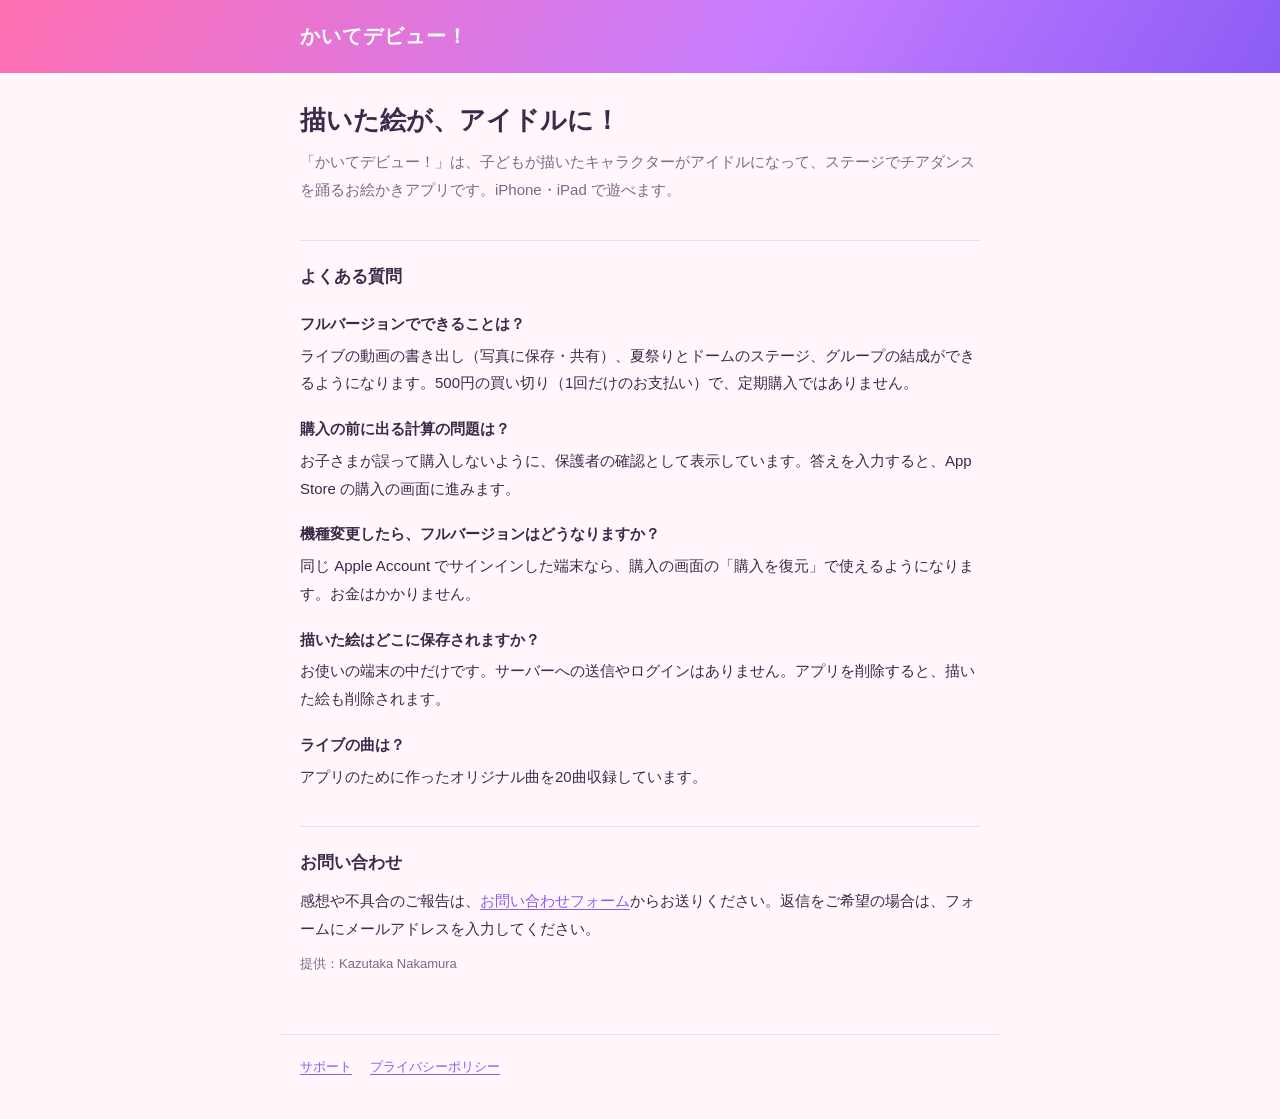
<file: index.html>
<!doctype html>
<html lang="ja">
  <head>
    <meta charset="utf-8" />
    <meta name="viewport" content="width=device-width, initial-scale=1" />
    <title>かいてデビュー！ | サポート</title>
    <link rel="stylesheet" href="style.css" />
  </head>
  <body>
    <header><a href="./">かいてデビュー！</a></header>
    <main>
      <h1>描いた絵が、アイドルに！</h1>
      <p class="lead">「かいてデビュー！」は、子どもが描いたキャラクターがアイドルになって、ステージでチアダンスを踊るお絵かきアプリです。iPhone・iPad で遊べます。</p>

      <h2>よくある質問</h2>
      <h3>フルバージョンでできることは？</h3>
      <p>ライブの動画の書き出し（写真に保存・共有）、夏祭りとドームのステージ、グループの結成ができるようになります。500円の買い切り（1回だけのお支払い）で、定期購入ではありません。</p>
      <h3>購入の前に出る計算の問題は？</h3>
      <p>お子さまが誤って購入しないように、保護者の確認として表示しています。答えを入力すると、App Store の購入の画面に進みます。</p>
      <h3>機種変更したら、フルバージョンはどうなりますか？</h3>
      <p>同じ Apple Account でサインインした端末なら、購入の画面の「購入を復元」で使えるようになります。お金はかかりません。</p>
      <h3>描いた絵はどこに保存されますか？</h3>
      <p>お使いの端末の中だけです。サーバーへの送信やログインはありません。アプリを削除すると、描いた絵も削除されます。</p>
      <h3>ライブの曲は？</h3>
      <p>アプリのために作ったオリジナル曲を20曲収録しています。</p>

      <h2>お問い合わせ</h2>
      <p>感想や不具合のご報告は、<a href="https://docs.google.com/forms/d/e/1FAIpQLSdqi0RiWfuoD4aoCTBNDvTkIVnTLsYcNZWlxsVT3sylMKpFwg/viewform">お問い合わせフォーム</a>からお送りください。返信をご希望の場合は、フォームにメールアドレスを入力してください。</p>

      <p class="note">提供：Kazutaka Nakamura</p>
    </main>
    <footer><a href="./">サポート</a><a href="privacy/">プライバシーポリシー</a></footer>
  </body>
</html>
</file>
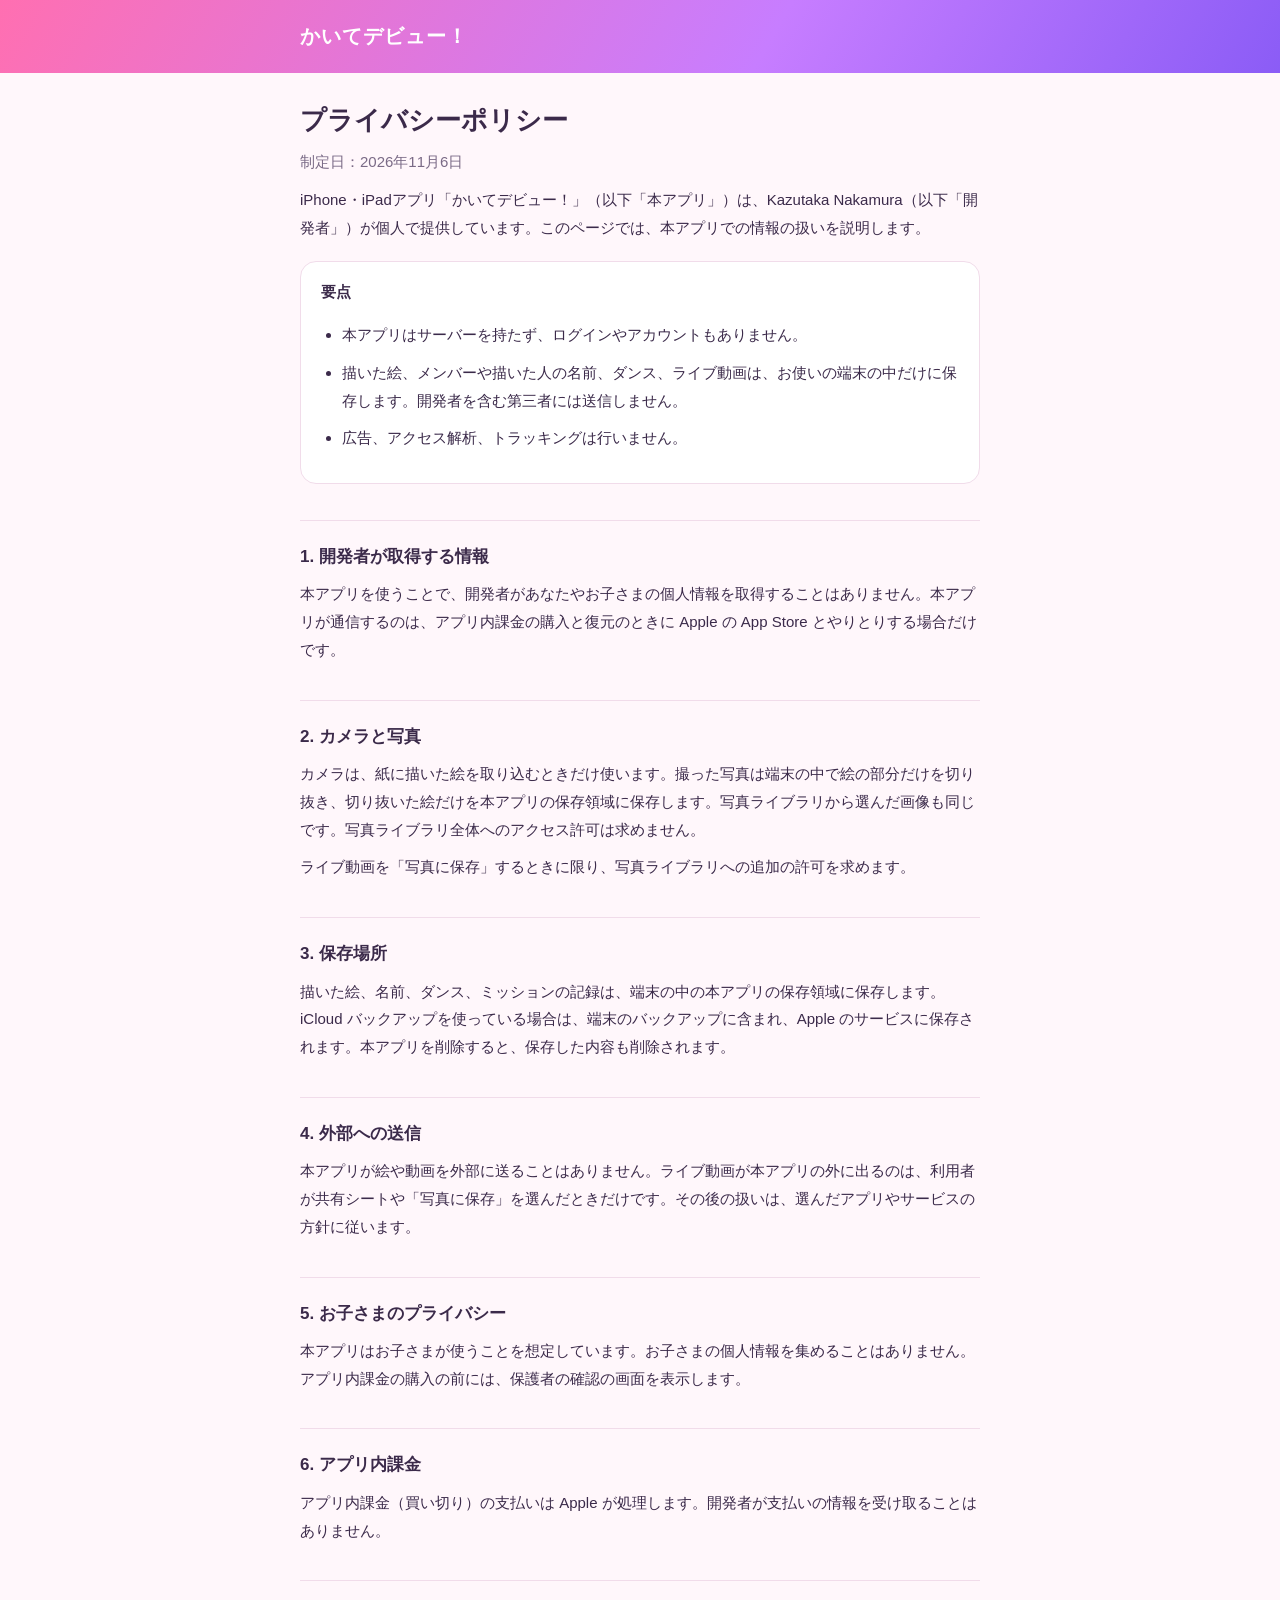
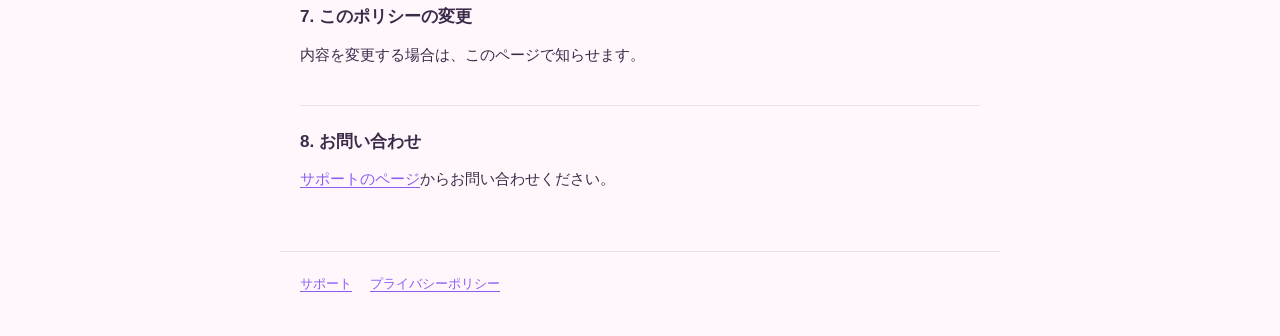
<file: privacy/index.html>
<!doctype html>
<html lang="ja">
  <head>
    <meta charset="utf-8" />
    <meta name="viewport" content="width=device-width, initial-scale=1" />
    <title>プライバシーポリシー | かいてデビュー！</title>
    <link rel="stylesheet" href="../style.css" />
  </head>
  <body>
    <header><a href="../">かいてデビュー！</a></header>
    <main>
      <h1>プライバシーポリシー</h1>
      <p class="lead">制定日：2026年11月6日</p>
      <p>iPhone・iPadアプリ「かいてデビュー！」（以下「本アプリ」）は、Kazutaka Nakamura（以下「開発者」）が個人で提供しています。このページでは、本アプリでの情報の扱いを説明します。</p>
      <div class="card">
        <strong>要点</strong>
        <ul>
          <li>本アプリはサーバーを持たず、ログインやアカウントもありません。</li>
          <li>描いた絵、メンバーや描いた人の名前、ダンス、ライブ動画は、お使いの端末の中だけに保存します。開発者を含む第三者には送信しません。</li>
          <li>広告、アクセス解析、トラッキングは行いません。</li>
        </ul>
      </div>

      <h2>1. 開発者が取得する情報</h2>
      <p>本アプリを使うことで、開発者があなたやお子さまの個人情報を取得することはありません。本アプリが通信するのは、アプリ内課金の購入と復元のときに Apple の App Store とやりとりする場合だけです。</p>

      <h2>2. カメラと写真</h2>
      <p>カメラは、紙に描いた絵を取り込むときだけ使います。撮った写真は端末の中で絵の部分だけを切り抜き、切り抜いた絵だけを本アプリの保存領域に保存します。写真ライブラリから選んだ画像も同じです。写真ライブラリ全体へのアクセス許可は求めません。</p>
      <p>ライブ動画を「写真に保存」するときに限り、写真ライブラリへの追加の許可を求めます。</p>

      <h2>3. 保存場所</h2>
      <p>描いた絵、名前、ダンス、ミッションの記録は、端末の中の本アプリの保存領域に保存します。iCloud バックアップを使っている場合は、端末のバックアップに含まれ、Apple のサービスに保存されます。本アプリを削除すると、保存した内容も削除されます。</p>

      <h2>4. 外部への送信</h2>
      <p>本アプリが絵や動画を外部に送ることはありません。ライブ動画が本アプリの外に出るのは、利用者が共有シートや「写真に保存」を選んだときだけです。その後の扱いは、選んだアプリやサービスの方針に従います。</p>

      <h2>5. お子さまのプライバシー</h2>
      <p>本アプリはお子さまが使うことを想定しています。お子さまの個人情報を集めることはありません。アプリ内課金の購入の前には、保護者の確認の画面を表示します。</p>

      <h2>6. アプリ内課金</h2>
      <p>アプリ内課金（買い切り）の支払いは Apple が処理します。開発者が支払いの情報を受け取ることはありません。</p>

      <h2>7. このポリシーの変更</h2>
      <p>内容を変更する場合は、このページで知らせます。</p>

      <h2>8. お問い合わせ</h2>
      <p><a href="../">サポートのページ</a>からお問い合わせください。</p>
    </main>
    <footer><a href="../">サポート</a><a href="./">プライバシーポリシー</a></footer>
  </body>
</html>
</file>
<file: style.css>
:root {
  --paper: #fff7fb;
  --ink: #3b2a4a;
  --pink: #ff5fa2;
  --purple: #8b5cf6;
  --muted: #7a6a86;
  --line: #f1dcea;
  --sans: -apple-system, BlinkMacSystemFont, 'Hiragino Maru Gothic ProN', 'Hiragino Sans', sans-serif;
  color-scheme: light;
}
* { box-sizing: border-box; }
body { margin: 0; background: var(--paper); color: var(--ink); font-family: var(--sans); font-size: 15px; line-height: 1.85; -webkit-font-smoothing: antialiased; }
header { background: linear-gradient(120deg, #ff6fb1, #c77dff 60%, #8b5cf6); }
header a { display: block; max-width: 720px; margin: 0 auto; padding: 18px 20px; color: #fff; font-weight: 800; font-size: 20px; letter-spacing: 1px; text-decoration: none; }
main { max-width: 720px; margin: 0 auto; padding: 28px 20px 48px; }
h1 { font-size: 26px; line-height: 1.5; margin: 0 0 8px; }
h3 { font-size: 15px; margin: 18px 0 4px; }
h2 { font-size: 17px; margin: 36px 0 8px; padding-top: 20px; border-top: 1px solid var(--line); }
p, li { margin: 0 0 10px; }
ul { padding-left: 1.4em; }
a { color: var(--purple); text-underline-offset: 3px; }
.lead { color: var(--muted); }
.card { background: #fff; border: 1px solid var(--line); border-radius: 16px; padding: 16px 20px; margin: 20px 0; }
.note { font-size: 13px; color: var(--muted); }
footer { max-width: 720px; margin: 0 auto; padding: 20px 20px 40px; border-top: 1px solid var(--line); font-size: 13px; color: var(--muted); }
footer a { margin-right: 18px; }
</file>
